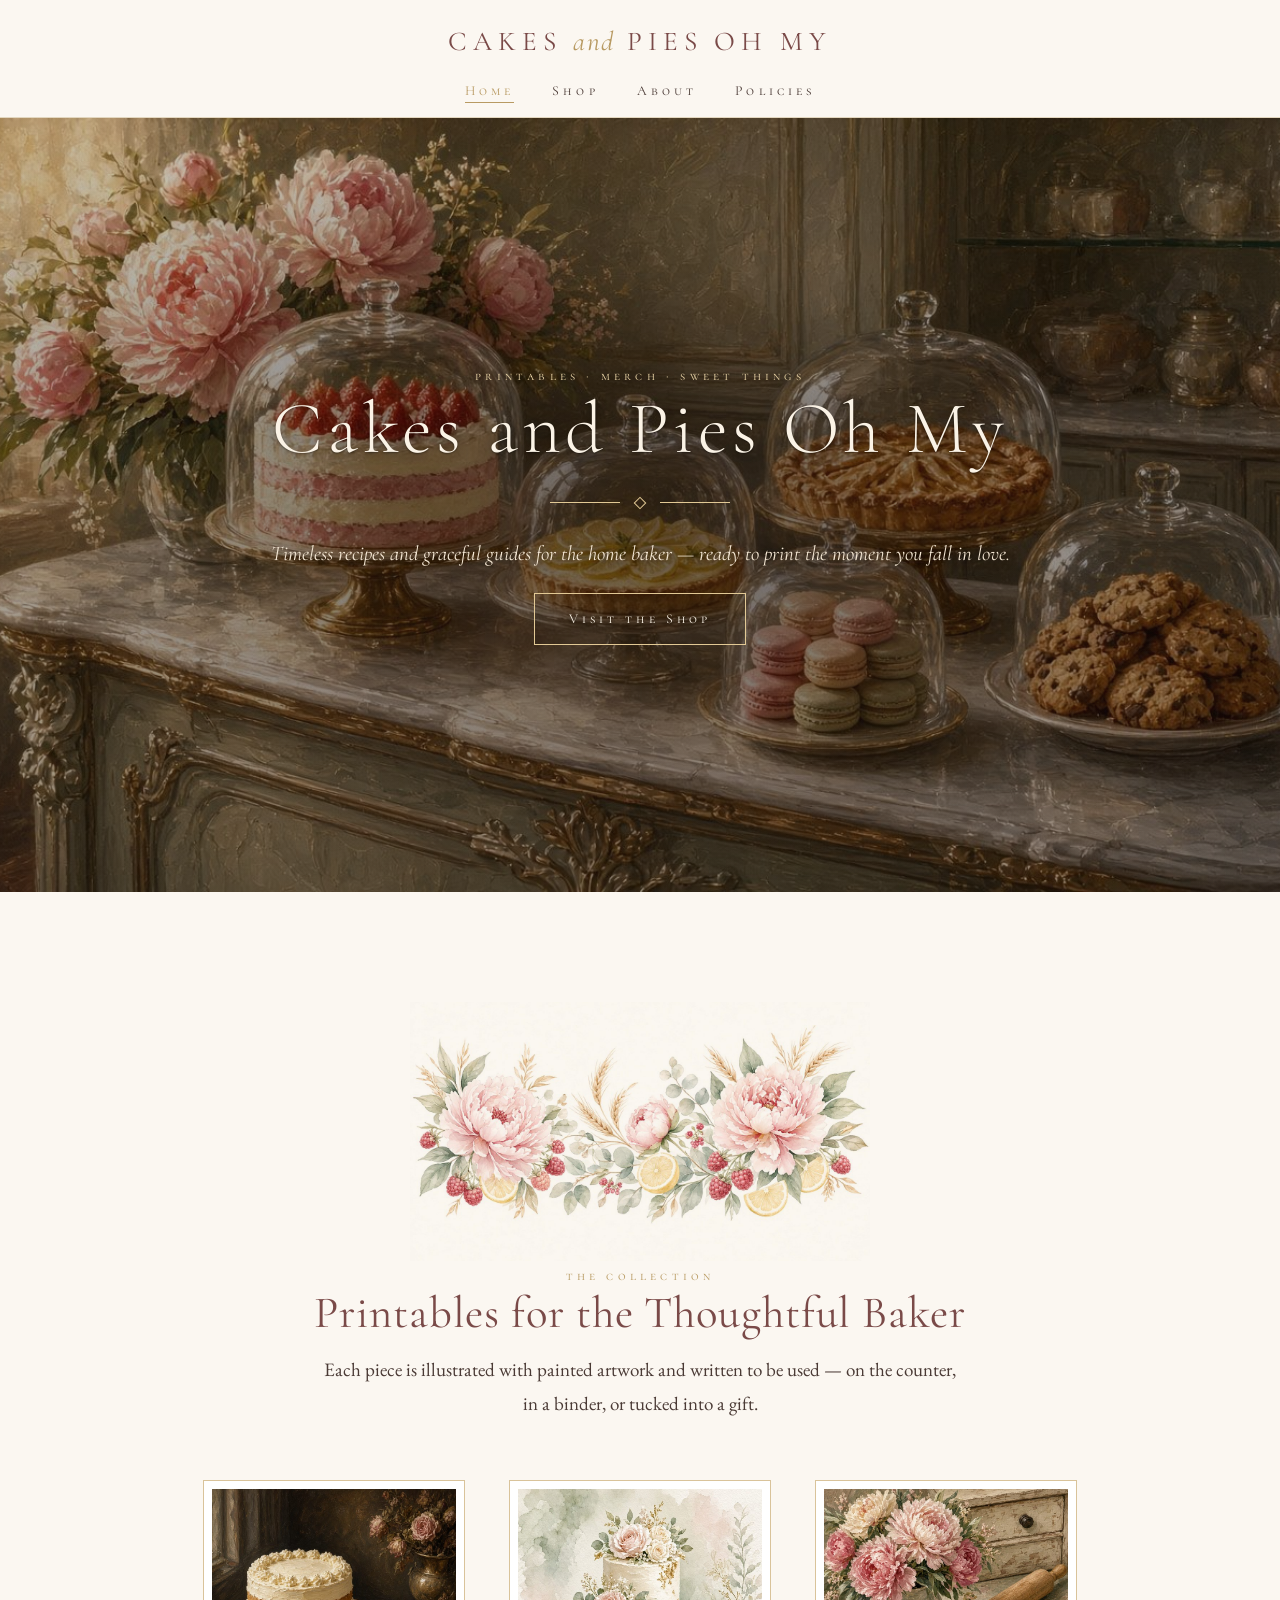
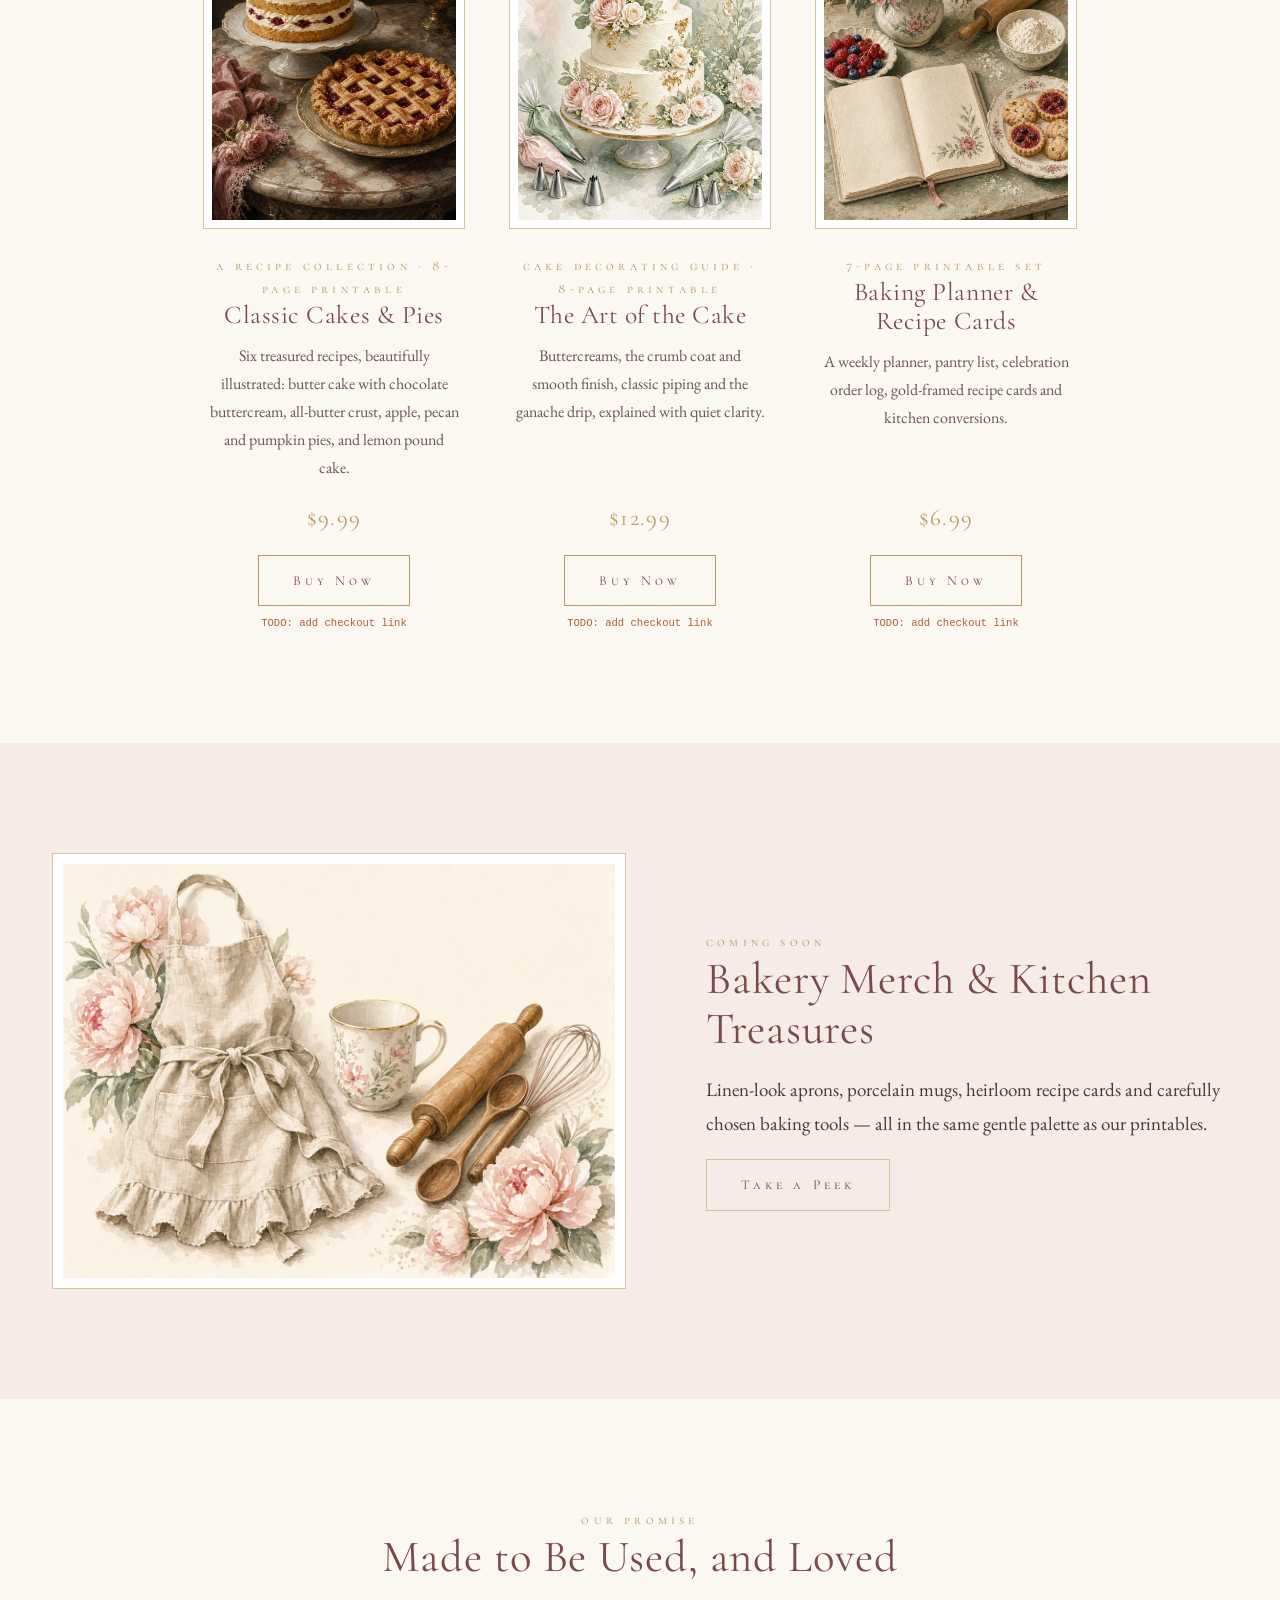
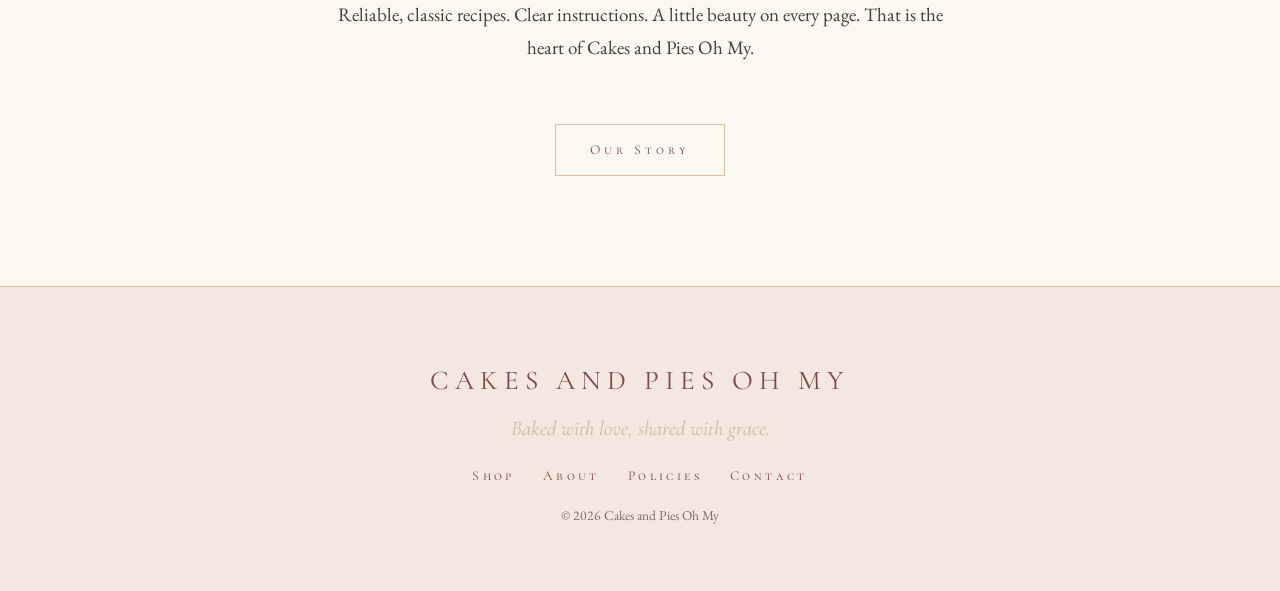
<file: index.html>
<!doctype html><html lang="en"><head><meta charset="utf-8"><meta name="viewport" content="width=device-width,initial-scale=1">
<title>Home · Cakes and Pies Oh My</title>
<!-- OG:BEGIN -->
<meta name="description" content="Bakery printables, painted greeting cards, ruffle aprons and cozy kitchen goods from Cakes and Pies Oh My.">
<meta property="og:type" content="website">
<meta property="og:title" content="Home · Cakes and Pies Oh My">
<meta property="og:description" content="Bakery printables, painted greeting cards, ruffle aprons and cozy kitchen goods from Cakes and Pies Oh My.">
<meta property="og:url" content="https://lulumoons.github.io/cakes-and-pies-oh-my/">
<meta property="og:image" content="https://lulumoons.github.io/cakes-and-pies-oh-my/img/og-banner.jpg">
<meta property="og:image:width" content="1200"><meta property="og:image:height" content="630">
<meta name="twitter:card" content="summary_large_image">
<meta name="twitter:title" content="Home · Cakes and Pies Oh My">
<meta name="twitter:description" content="Bakery printables, painted greeting cards, ruffle aprons and cozy kitchen goods from Cakes and Pies Oh My.">
<meta name="twitter:image" content="https://lulumoons.github.io/cakes-and-pies-oh-my/img/og-banner.jpg">
<!-- OG:END -->
<link rel="preconnect" href="https://fonts.googleapis.com"><link rel="preconnect" href="https://fonts.gstatic.com" crossorigin>
<link href="https://fonts.googleapis.com/css2?family=Cormorant+Garamond:ital,wght@0,400;0,600;1,400&family=Cormorant+SC:wght@500&family=EB+Garamond:wght@400;500&family=Playfair+Display&display=swap" rel="stylesheet">
<link rel="stylesheet" href="style.css"></head><body>
<header><div class="nav"><a class="brand" href="index.html">Cakes <em>and</em> Pies Oh My</a><ul><li><a href="index.html" class=on>Home</a></li><li><a href="shop.html">Shop</a></li><li><a href="about.html">About</a></li><li><a href="policies.html">Policies</a></li></ul></div></header><main><div class="hero"><div class="plate"><div class="sc">Printables · Merch · Sweet Things</div><h1>Cakes and Pies Oh My</h1><hr class="rule"><p class="it">Timeless recipes and graceful guides for the home baker — ready to print the moment you fall in love.</p><a class="btn" href="shop.html">Visit the Shop</a></div></div>
<section class="center"><img class="vig" src="img/vignette.jpg" alt=""><div class="sc">The Collection</div><h2>Printables for the Thoughtful Baker</h2><p class="lead">Each piece is illustrated with painted artwork and written to be used — on the counter, in a binder, or tucked into a gift.</p>
<div class="grid"><article class="card"><img src="img/recipes.jpg" alt="Classic Cakes &amp; Pies — painted cover" loading="lazy"><div class="body"><div class="sc">A Recipe Collection · 8-page printable</div><h3>Classic Cakes &amp; Pies</h3><p>Six treasured recipes, beautifully illustrated: butter cake with chocolate buttercream, all-butter crust, apple, pecan and pumpkin pies, and lemon pound cake.</p><div class="price">$9.99</div><a class="btn todo" href="#TODO-checkout-recipes" data-todo="Replace with Payhip/Gumroad checkout link">Buy Now</a><span class="todo-tag">TODO: add checkout link</span></div></article><article class="card"><img src="img/decorating.jpg" alt="The Art of the Cake — painted cover" loading="lazy"><div class="body"><div class="sc">Cake Decorating Guide · 8-page printable</div><h3>The Art of the Cake</h3><p>Buttercreams, the crumb coat and smooth finish, classic piping and the ganache drip, explained with quiet clarity.</p><div class="price">$12.99</div><a class="btn todo" href="#TODO-checkout-decorating" data-todo="Replace with Payhip/Gumroad checkout link">Buy Now</a><span class="todo-tag">TODO: add checkout link</span></div></article><article class="card"><img src="img/planner.jpg" alt="Baking Planner &amp; Recipe Cards — painted cover" loading="lazy"><div class="body"><div class="sc">7-page printable set</div><h3>Baking Planner &amp; Recipe Cards</h3><p>A weekly planner, pantry list, celebration order log, gold-framed recipe cards and kitchen conversions.</p><div class="price">$6.99</div><a class="btn todo" href="#TODO-checkout-planner" data-todo="Replace with Payhip/Gumroad checkout link">Buy Now</a><span class="todo-tag">TODO: add checkout link</span></div></article></div></section>
<section class="band"><div class="split"><img src="img/merch.jpg" alt="Painted apron, mug and baking tools"><div><div class="sc">Coming Soon</div><h2>Bakery Merch &amp; Kitchen Treasures</h2><p>Linen-look aprons, porcelain mugs, heirloom recipe cards and carefully chosen baking tools — all in the same gentle palette as our printables.</p><a class="btn ghost" href="shop.html#merch">Take a Peek</a></div></div></section>
<section class="center"><div class="sc">Our Promise</div><h2>Made to Be Used, and Loved</h2><p class="lead">Reliable, classic recipes. Clear instructions. A little beauty on every page. That is the heart of Cakes and Pies Oh My.</p><a class="btn ghost" href="about.html">Our Story</a></section></main><footer><span class="brand">Cakes and Pies Oh My</span><div class="it" style="color:#cdb8a3">Baked with love, shared with grace.</div><p><a href="shop.html">Shop</a><a href="about.html">About</a><a href="policies.html">Policies</a><a href="mailto:hello@example.com">Contact</a></p>
<!-- TODO: replace hello@example.com with the store email everywhere -->
<p style="font-size:.85rem;opacity:.7">© 2026 Cakes and Pies Oh My</p></footer></body></html>
</file>
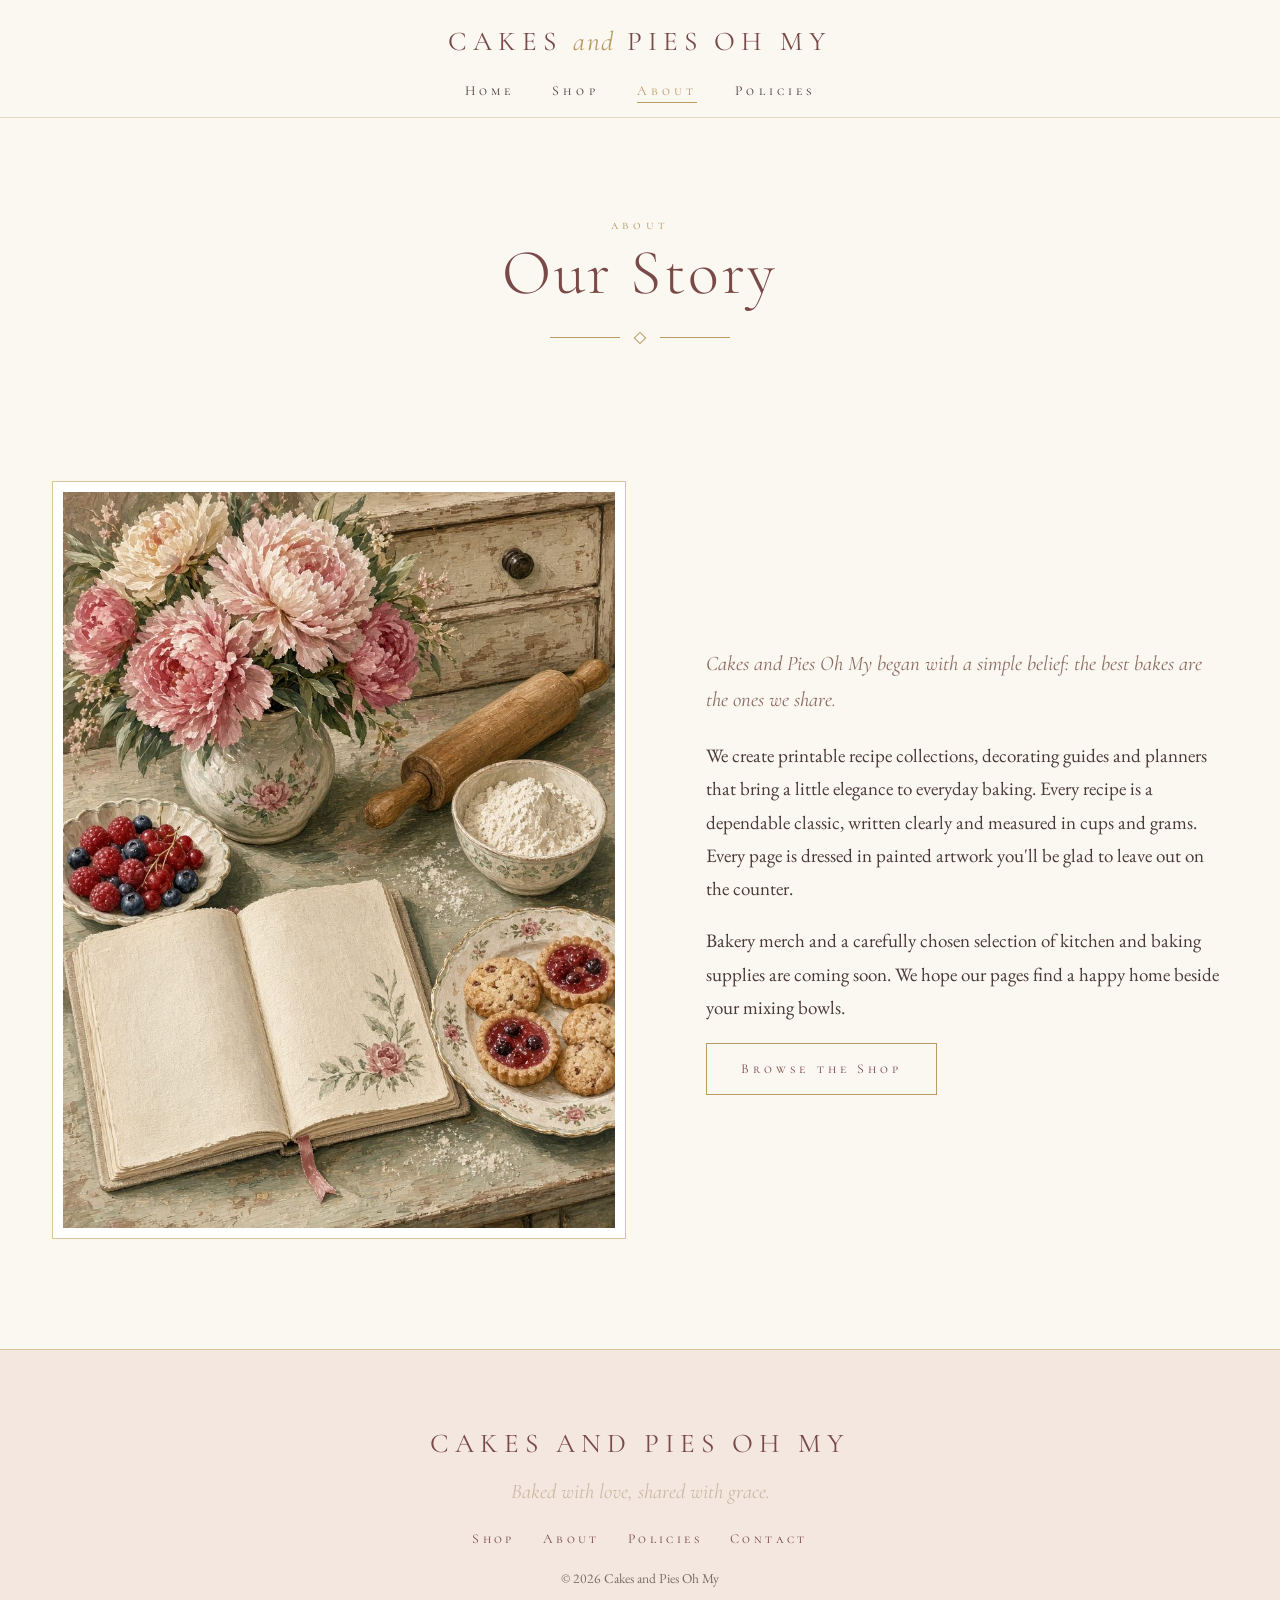
<file: about.html>
<!doctype html><html lang="en"><head><meta charset="utf-8"><meta name="viewport" content="width=device-width,initial-scale=1">
<title>About · Cakes and Pies Oh My</title>
<!-- OG:BEGIN -->
<meta name="description" content="Bakery printables, painted greeting cards, ruffle aprons and cozy kitchen goods from Cakes and Pies Oh My.">
<meta property="og:type" content="website">
<meta property="og:title" content="About · Cakes and Pies Oh My">
<meta property="og:description" content="Bakery printables, painted greeting cards, ruffle aprons and cozy kitchen goods from Cakes and Pies Oh My.">
<meta property="og:url" content="https://lulumoons.github.io/cakes-and-pies-oh-my/about.html">
<meta property="og:image" content="https://lulumoons.github.io/cakes-and-pies-oh-my/img/og-banner.jpg">
<meta property="og:image:width" content="1200"><meta property="og:image:height" content="630">
<meta name="twitter:card" content="summary_large_image">
<meta name="twitter:title" content="About · Cakes and Pies Oh My">
<meta name="twitter:description" content="Bakery printables, painted greeting cards, ruffle aprons and cozy kitchen goods from Cakes and Pies Oh My.">
<meta name="twitter:image" content="https://lulumoons.github.io/cakes-and-pies-oh-my/img/og-banner.jpg">
<!-- OG:END -->
<link rel="preconnect" href="https://fonts.googleapis.com"><link rel="preconnect" href="https://fonts.gstatic.com" crossorigin>
<link href="https://fonts.googleapis.com/css2?family=Cormorant+Garamond:ital,wght@0,400;0,600;1,400&family=Cormorant+SC:wght@500&family=EB+Garamond:wght@400;500&family=Playfair+Display&display=swap" rel="stylesheet">
<link rel="stylesheet" href="style.css"></head><body>
<header><div class="nav"><a class="brand" href="index.html">Cakes <em>and</em> Pies Oh My</a><ul><li><a href="index.html">Home</a></li><li><a href="shop.html">Shop</a></li><li><a href="about.html" class=on>About</a></li><li><a href="policies.html">Policies</a></li></ul></div></header><main><div class="pagehead"><div class="sc">About</div><h1>Our Story</h1><hr class="rule"></div>
<section class="split"><img src="img/planner.jpg" alt="Painted baker's desk with recipe journal"><div><p class="it">Cakes and Pies Oh My began with a simple belief: the best bakes are the ones we share.</p><p>We create printable recipe collections, decorating guides and planners that bring a little elegance to everyday baking. Every recipe is a dependable classic, written clearly and measured in cups and grams. Every page is dressed in painted artwork you'll be glad to leave out on the counter.</p><p>Bakery merch and a carefully chosen selection of kitchen and baking supplies are coming soon. We hope our pages find a happy home beside your mixing bowls.</p><a class="btn" href="shop.html">Browse the Shop</a></div></section></main><footer><span class="brand">Cakes and Pies Oh My</span><div class="it" style="color:#cdb8a3">Baked with love, shared with grace.</div><p><a href="shop.html">Shop</a><a href="about.html">About</a><a href="policies.html">Policies</a><a href="mailto:hello@example.com">Contact</a></p>
<!-- TODO: replace hello@example.com with the store email everywhere -->
<p style="font-size:.85rem;opacity:.7">© 2026 Cakes and Pies Oh My</p></footer></body></html>
</file>
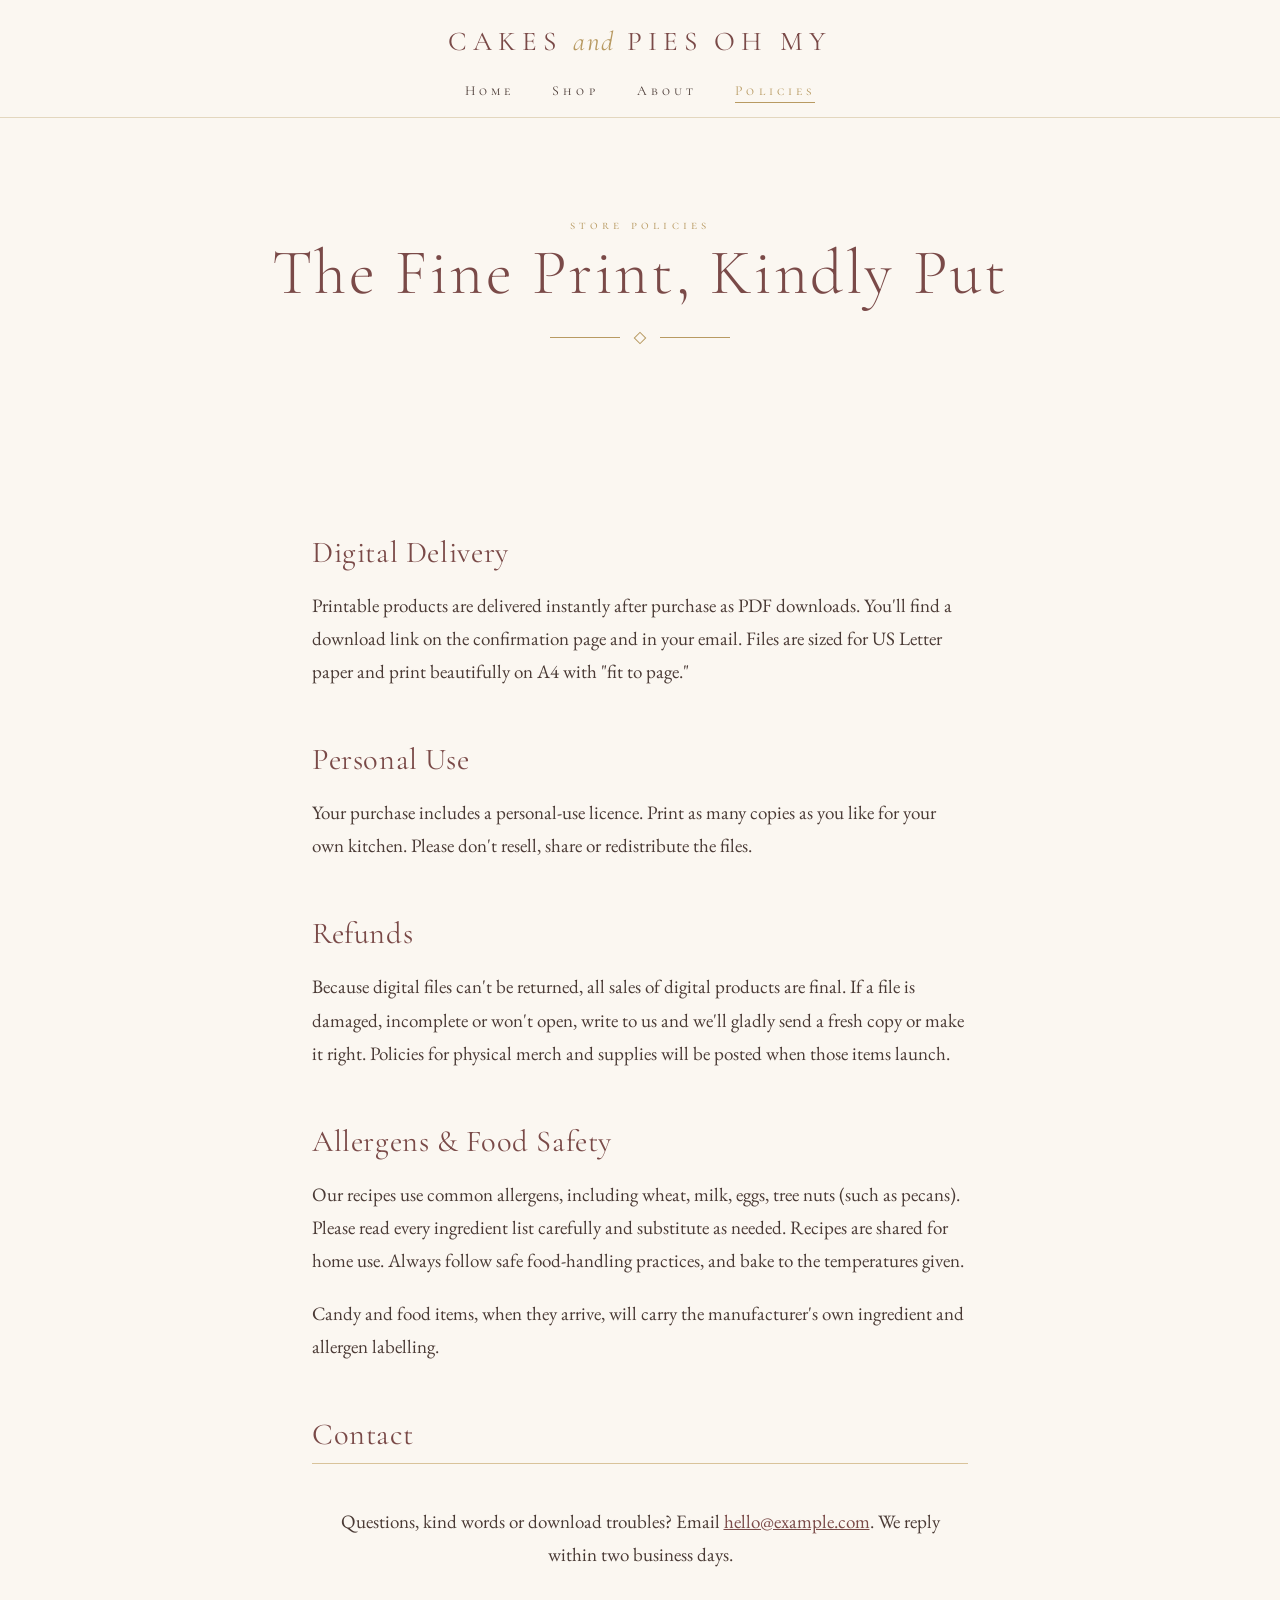
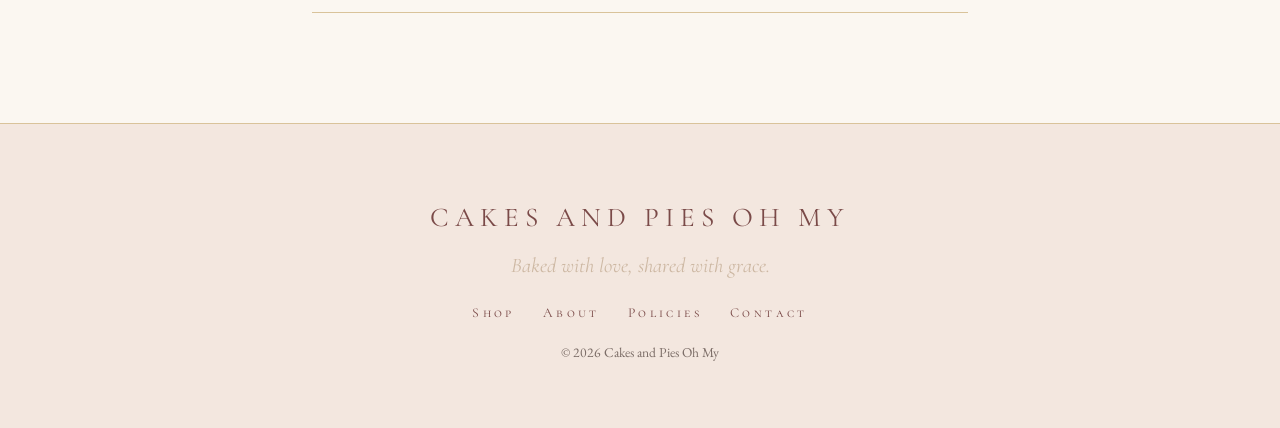
<file: policies.html>
<!doctype html><html lang="en"><head><meta charset="utf-8"><meta name="viewport" content="width=device-width,initial-scale=1">
<title>Policies · Cakes and Pies Oh My</title>
<!-- OG:BEGIN -->
<meta name="description" content="Bakery printables, painted greeting cards, ruffle aprons and cozy kitchen goods from Cakes and Pies Oh My.">
<meta property="og:type" content="website">
<meta property="og:title" content="Policies · Cakes and Pies Oh My">
<meta property="og:description" content="Bakery printables, painted greeting cards, ruffle aprons and cozy kitchen goods from Cakes and Pies Oh My.">
<meta property="og:url" content="https://lulumoons.github.io/cakes-and-pies-oh-my/policies.html">
<meta property="og:image" content="https://lulumoons.github.io/cakes-and-pies-oh-my/img/og-banner.jpg">
<meta property="og:image:width" content="1200"><meta property="og:image:height" content="630">
<meta name="twitter:card" content="summary_large_image">
<meta name="twitter:title" content="Policies · Cakes and Pies Oh My">
<meta name="twitter:description" content="Bakery printables, painted greeting cards, ruffle aprons and cozy kitchen goods from Cakes and Pies Oh My.">
<meta name="twitter:image" content="https://lulumoons.github.io/cakes-and-pies-oh-my/img/og-banner.jpg">
<!-- OG:END -->
<link rel="preconnect" href="https://fonts.googleapis.com"><link rel="preconnect" href="https://fonts.gstatic.com" crossorigin>
<link href="https://fonts.googleapis.com/css2?family=Cormorant+Garamond:ital,wght@0,400;0,600;1,400&family=Cormorant+SC:wght@500&family=EB+Garamond:wght@400;500&family=Playfair+Display&display=swap" rel="stylesheet">
<link rel="stylesheet" href="style.css"></head><body>
<header><div class="nav"><a class="brand" href="index.html">Cakes <em>and</em> Pies Oh My</a><ul><li><a href="index.html">Home</a></li><li><a href="shop.html">Shop</a></li><li><a href="about.html">About</a></li><li><a href="policies.html" class=on>Policies</a></li></ul></div></header><main><div class="pagehead"><div class="sc">Store Policies</div><h1>The Fine Print, Kindly Put</h1><hr class="rule"></div>
<section class="prose"><h2>Digital Delivery</h2><p>Printable products are delivered instantly after purchase as PDF downloads. You'll find a download link on the confirmation page and in your email. Files are sized for US Letter paper and print beautifully on A4 with "fit to page."</p>
<h2>Personal Use</h2><p>Your purchase includes a personal-use licence. Print as many copies as you like for your own kitchen. Please don't resell, share or redistribute the files.</p>
<h2>Refunds</h2><p>Because digital files can't be returned, all sales of digital products are final. If a file is damaged, incomplete or won't open, write to us and we'll gladly send a fresh copy or make it right. Policies for physical merch and supplies will be posted when those items launch.</p>
<h2>Allergens &amp; Food Safety</h2><p>Our recipes use common allergens, including wheat, milk, eggs, tree nuts (such as pecans). Please read every ingredient list carefully and substitute as needed. Recipes are shared for home use. Always follow safe food-handling practices, and bake to the temperatures given.</p><p>Candy and food items, when they arrive, will carry the manufacturer's own ingredient and allergen labelling.</p>
<h2>Contact</h2><div class="box"><p>Questions, kind words or download troubles? Email <a href="mailto:hello@example.com">hello@example.com</a>. <!-- TODO: replace with store email --> We reply within two business days.</p></div></section></main><footer><span class="brand">Cakes and Pies Oh My</span><div class="it" style="color:#cdb8a3">Baked with love, shared with grace.</div><p><a href="shop.html">Shop</a><a href="about.html">About</a><a href="policies.html">Policies</a><a href="mailto:hello@example.com">Contact</a></p>
<!-- TODO: replace hello@example.com with the store email everywhere -->
<p style="font-size:.85rem;opacity:.7">© 2026 Cakes and Pies Oh My</p></footer></body></html>
</file>
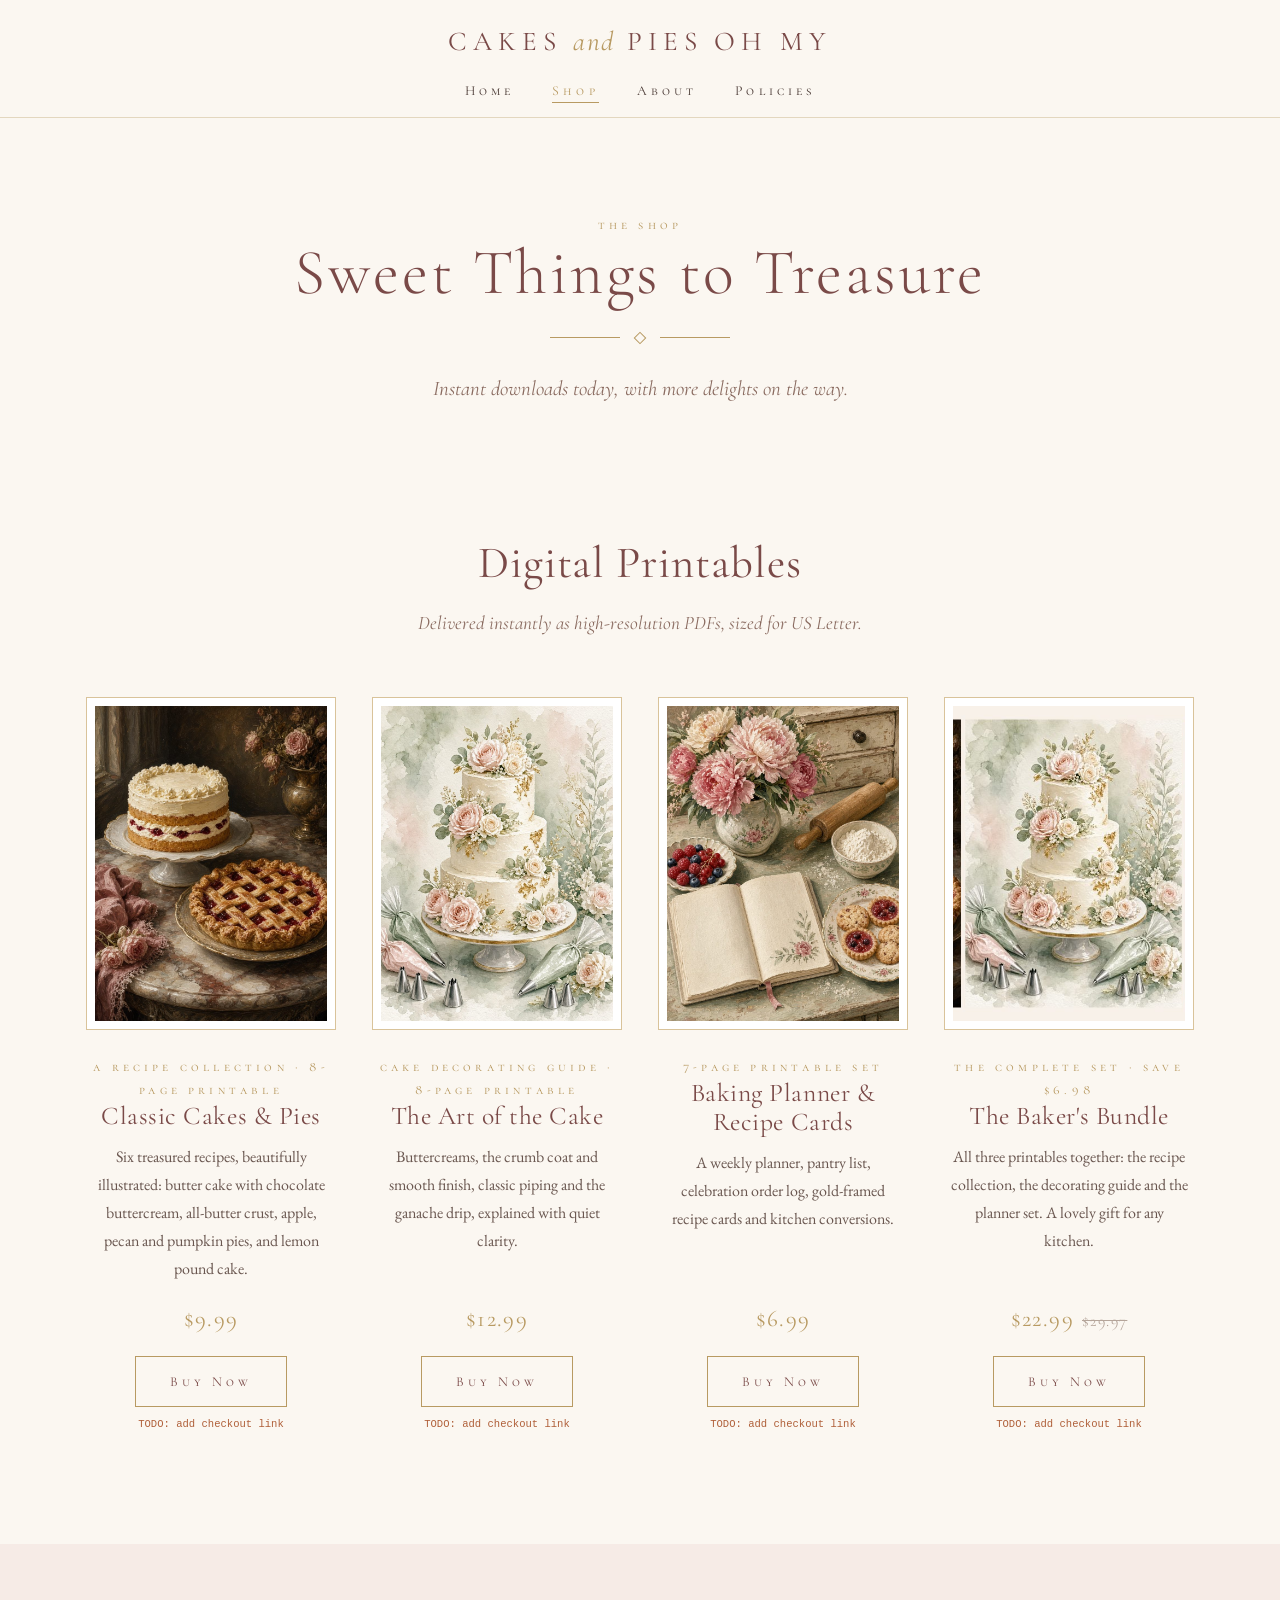
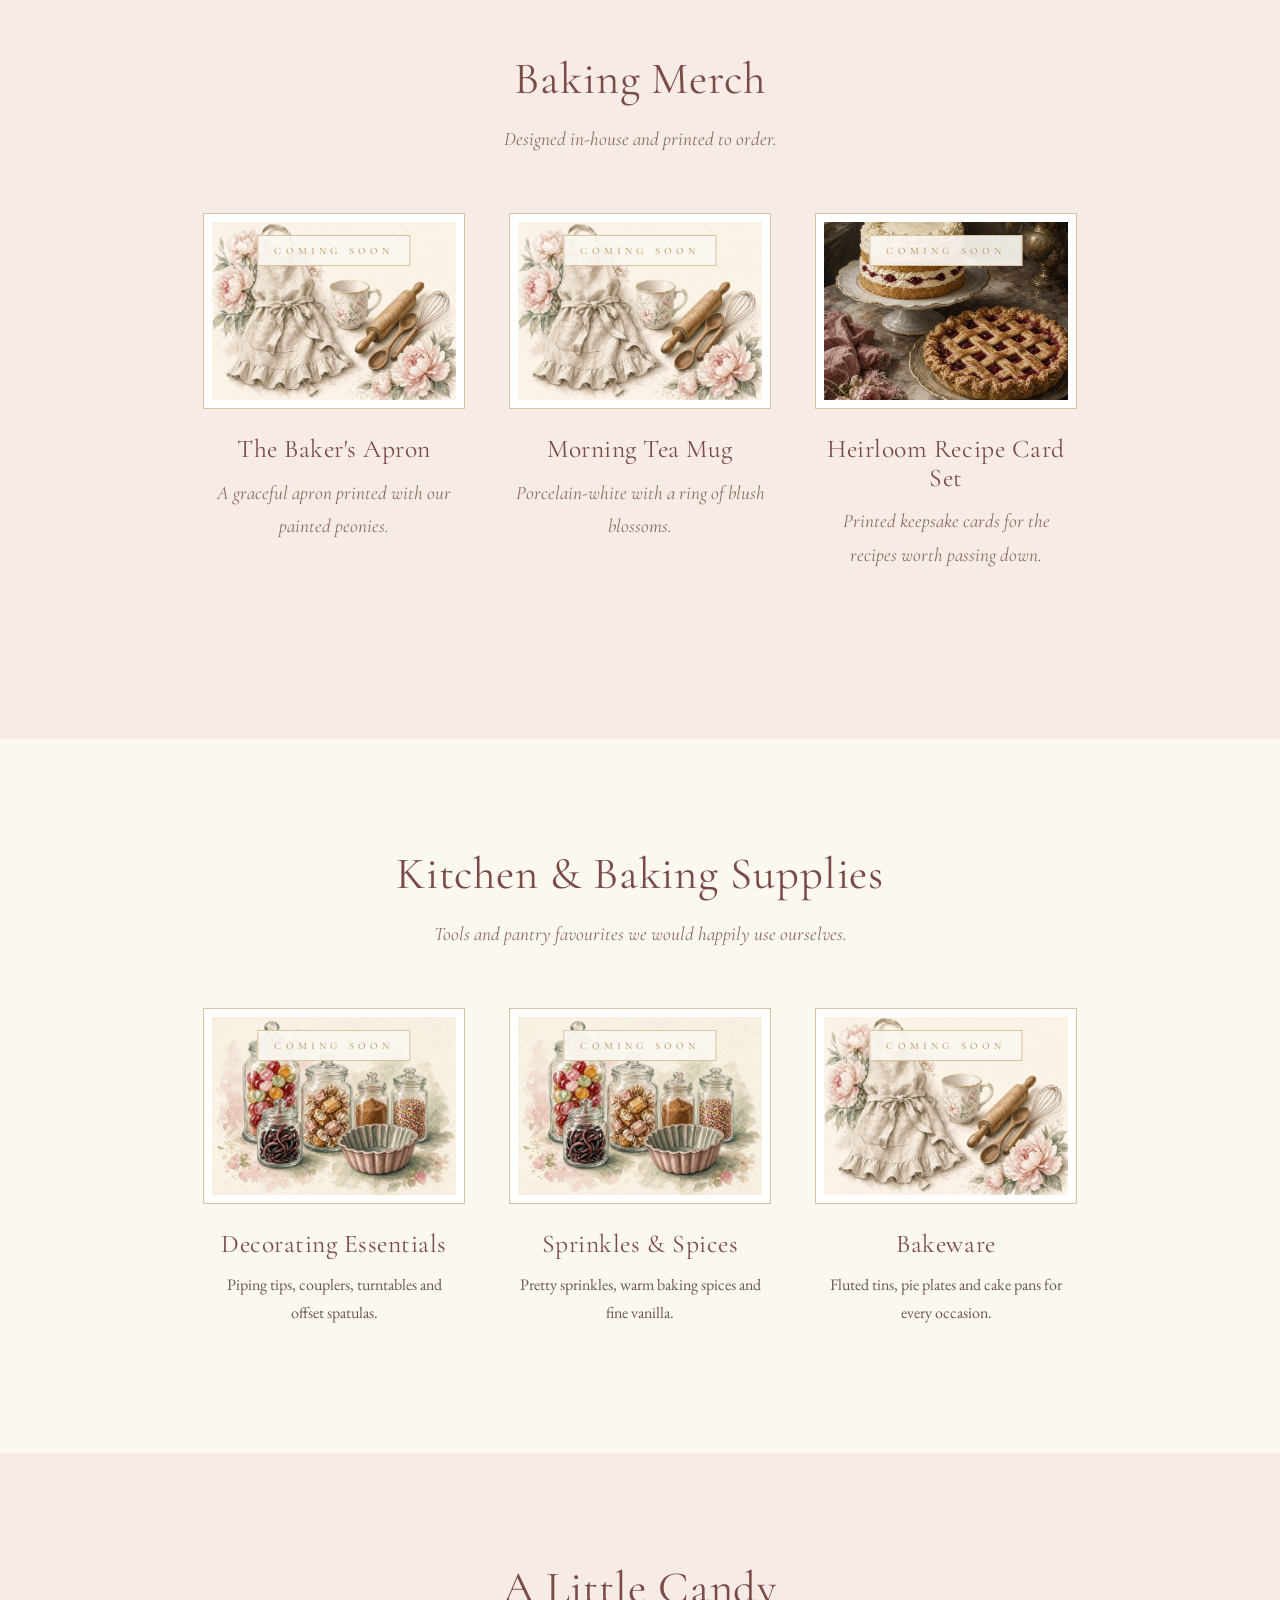
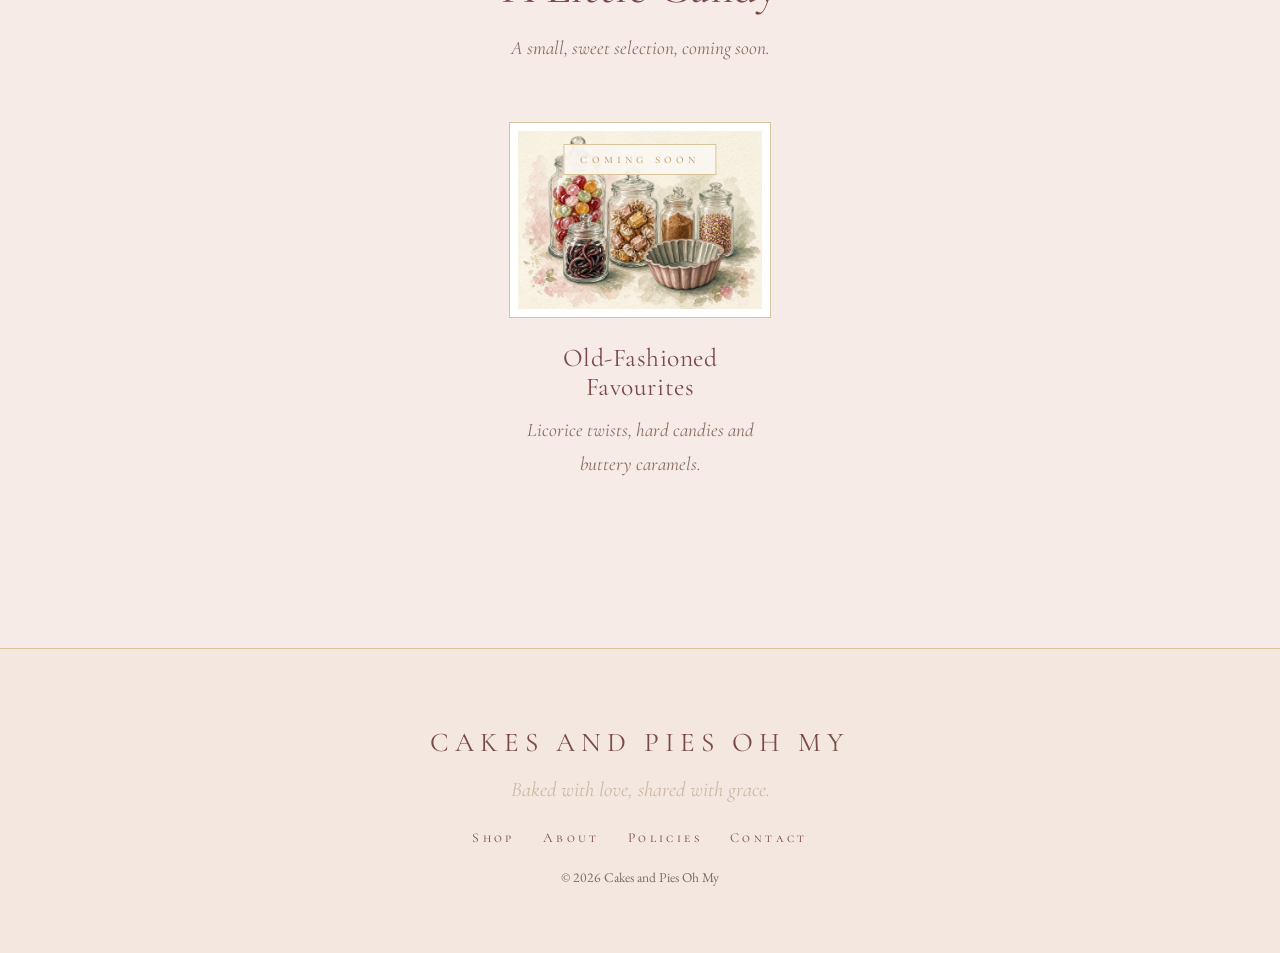
<file: shop.html>
<!doctype html><html lang="en"><head><meta charset="utf-8"><meta name="viewport" content="width=device-width,initial-scale=1">
<title>Shop · Cakes and Pies Oh My</title>
<!-- OG:BEGIN -->
<meta name="description" content="Bakery printables, painted greeting cards, ruffle aprons and cozy kitchen goods from Cakes and Pies Oh My.">
<meta property="og:type" content="website">
<meta property="og:title" content="Shop · Cakes and Pies Oh My">
<meta property="og:description" content="Bakery printables, painted greeting cards, ruffle aprons and cozy kitchen goods from Cakes and Pies Oh My.">
<meta property="og:url" content="https://lulumoons.github.io/cakes-and-pies-oh-my/shop.html">
<meta property="og:image" content="https://lulumoons.github.io/cakes-and-pies-oh-my/img/og-banner.jpg">
<meta property="og:image:width" content="1200"><meta property="og:image:height" content="630">
<meta name="twitter:card" content="summary_large_image">
<meta name="twitter:title" content="Shop · Cakes and Pies Oh My">
<meta name="twitter:description" content="Bakery printables, painted greeting cards, ruffle aprons and cozy kitchen goods from Cakes and Pies Oh My.">
<meta name="twitter:image" content="https://lulumoons.github.io/cakes-and-pies-oh-my/img/og-banner.jpg">
<!-- OG:END -->
<link rel="preconnect" href="https://fonts.googleapis.com"><link rel="preconnect" href="https://fonts.gstatic.com" crossorigin>
<link href="https://fonts.googleapis.com/css2?family=Cormorant+Garamond:ital,wght@0,400;0,600;1,400&family=Cormorant+SC:wght@500&family=EB+Garamond:wght@400;500&family=Playfair+Display&display=swap" rel="stylesheet">
<link rel="stylesheet" href="style.css"></head><body>
<header><div class="nav"><a class="brand" href="index.html">Cakes <em>and</em> Pies Oh My</a><ul><li><a href="index.html">Home</a></li><li><a href="shop.html" class=on>Shop</a></li><li><a href="about.html">About</a></li><li><a href="policies.html">Policies</a></li></ul></div></header><main><div class="pagehead"><div class="sc">The Shop</div><h1>Sweet Things to Treasure</h1><hr class="rule"><p class="it">Instant downloads today, with more delights on the way.</p></div>
<section id="printables"><h2>Digital Printables</h2><p>Delivered instantly as high-resolution PDFs, sized for US Letter.</p><div class="grid"><article class="card"><img src="img/recipes.jpg" alt="Classic Cakes &amp; Pies — painted cover" loading="lazy"><div class="body"><div class="sc">A Recipe Collection · 8-page printable</div><h3>Classic Cakes &amp; Pies</h3><p>Six treasured recipes, beautifully illustrated: butter cake with chocolate buttercream, all-butter crust, apple, pecan and pumpkin pies, and lemon pound cake.</p><div class="price">$9.99</div><a class="btn todo" href="#TODO-checkout-recipes" data-todo="Replace with Payhip/Gumroad checkout link">Buy Now</a><span class="todo-tag">TODO: add checkout link</span></div></article><article class="card"><img src="img/decorating.jpg" alt="The Art of the Cake — painted cover" loading="lazy"><div class="body"><div class="sc">Cake Decorating Guide · 8-page printable</div><h3>The Art of the Cake</h3><p>Buttercreams, the crumb coat and smooth finish, classic piping and the ganache drip, explained with quiet clarity.</p><div class="price">$12.99</div><a class="btn todo" href="#TODO-checkout-decorating" data-todo="Replace with Payhip/Gumroad checkout link">Buy Now</a><span class="todo-tag">TODO: add checkout link</span></div></article><article class="card"><img src="img/planner.jpg" alt="Baking Planner &amp; Recipe Cards — painted cover" loading="lazy"><div class="body"><div class="sc">7-page printable set</div><h3>Baking Planner &amp; Recipe Cards</h3><p>A weekly planner, pantry list, celebration order log, gold-framed recipe cards and kitchen conversions.</p><div class="price">$6.99</div><a class="btn todo" href="#TODO-checkout-planner" data-todo="Replace with Payhip/Gumroad checkout link">Buy Now</a><span class="todo-tag">TODO: add checkout link</span></div></article><article class="card"><img src="img/bundle.jpg" style="object-position:center" alt="All three printables" loading="lazy"><div class="body"><div class="sc">The Complete Set · Save $6.98</div><h3>The Baker's Bundle</h3><p>All three printables together: the recipe collection, the decorating guide and the planner set. A lovely gift for any kitchen.</p><div class="price">$22.99<s>$29.97</s></div><a class="btn todo" href="#TODO-checkout-bundle" data-todo="Replace with Payhip/Gumroad checkout link">Buy Now</a><span class="todo-tag">TODO: add checkout link</span></div></article></div></section>
<section id="merch" class="band"><div><h2>Baking Merch</h2><p>Designed in-house and printed to order.</p><div class="grid"><article class="card soon wide"><img src="img/merch.jpg" alt="The Baker's Apron" loading="lazy"><span class="ribbon sc">Coming Soon</span><div class="body"><h3>The Baker's Apron</h3><p>A graceful apron printed with our painted peonies.</p></div></article><article class="card soon wide"><img src="img/merch.jpg" alt="Morning Tea Mug" loading="lazy"><span class="ribbon sc">Coming Soon</span><div class="body"><h3>Morning Tea Mug</h3><p>Porcelain-white with a ring of blush blossoms.</p></div></article><article class="card soon wide"><img src="img/recipes.jpg" alt="Heirloom Recipe Card Set" loading="lazy"><span class="ribbon sc">Coming Soon</span><div class="body"><h3>Heirloom Recipe Card Set</h3><p>Printed keepsake cards for the recipes worth passing down.</p></div></article></div></div></section>
<section id="supplies"><h2>Kitchen &amp; Baking Supplies</h2><p>Tools and pantry favourites we would happily use ourselves.</p><div class="grid"><article class="card soon wide"><img src="img/candy.jpg" alt="Decorating Essentials" loading="lazy"><span class="ribbon sc">Coming Soon</span><div class="body"><h3>Decorating Essentials</h3><p>Piping tips, couplers, turntables and offset spatulas.</p></div></article><article class="card soon wide"><img src="img/candy.jpg" alt="Sprinkles &amp; Spices" loading="lazy"><span class="ribbon sc">Coming Soon</span><div class="body"><h3>Sprinkles &amp; Spices</h3><p>Pretty sprinkles, warm baking spices and fine vanilla.</p></div></article><article class="card soon wide"><img src="img/merch.jpg" alt="Bakeware" loading="lazy"><span class="ribbon sc">Coming Soon</span><div class="body"><h3>Bakeware</h3><p>Fluted tins, pie plates and cake pans for every occasion.</p></div></article></div></section>
<!-- CANDY SECTION START: delete from here to CANDY SECTION END to remove candy (also delete the 'Candy' link below the hero if added) -->
<section id="candy" class="band"><div><h2>A Little Candy</h2><p>A small, sweet selection, coming soon.</p><div class="grid"><article class="card soon wide"><img src="img/candy.jpg" alt="Old-Fashioned Favourites" loading="lazy"><span class="ribbon sc">Coming Soon</span><div class="body"><h3>Old-Fashioned Favourites</h3><p>Licorice twists, hard candies and buttery caramels.</p></div></article></div></div></section>
<!-- CANDY SECTION END --></main><footer><span class="brand">Cakes and Pies Oh My</span><div class="it" style="color:#cdb8a3">Baked with love, shared with grace.</div><p><a href="shop.html">Shop</a><a href="about.html">About</a><a href="policies.html">Policies</a><a href="mailto:hello@example.com">Contact</a></p>
<!-- TODO: replace hello@example.com with the store email everywhere -->
<p style="font-size:.85rem;opacity:.7">© 2026 Cakes and Pies Oh My</p></footer></body></html>
</file>
<file: style.css>
:root{--rose:#7a4a48;--gold:#b89a62;--gold-l:#d9c39a;--cream:#fbf7f1;--ink:#4a3a35;--blush:#f6ebe6}
*{box-sizing:border-box}html{scroll-behavior:smooth}
body{margin:0;background:var(--cream);color:var(--ink);font-family:'EB Garamond',Georgia,serif;font-size:19px;line-height:1.75;font-weight:400}
img{max-width:100%;display:block}
h1,h2,h3{font-family:'Cormorant Garamond','Playfair Display',serif;font-weight:400;color:var(--rose);line-height:1.12;margin:0 0 .35em;letter-spacing:.02em}
h2{font-size:clamp(2rem,3.6vw,2.8rem)}
.sc{font-family:'Cormorant SC',serif;letter-spacing:.32em;color:var(--gold);font-size:.82rem;text-transform:lowercase}
.it{font-family:'Cormorant Garamond',serif;font-style:italic;font-size:1.3rem;color:#8a6b60;font-weight:400}
a{color:var(--rose)}
header{position:sticky;top:0;z-index:10;background:rgba(251,247,241,.96);backdrop-filter:blur(8px);border-bottom:1px solid rgba(184,154,98,.35)}
.nav{max-width:1240px;margin:auto;display:flex;flex-direction:column;align-items:center;padding:18px 24px 12px;gap:6px}
.brand{font-family:'Cormorant Garamond',serif;font-size:1.7rem;letter-spacing:.22em;text-transform:uppercase;color:var(--rose);text-decoration:none;white-space:nowrap;font-weight:400}
.brand em{font-style:italic;text-transform:lowercase;letter-spacing:.05em;color:var(--gold)}
.nav ul{list-style:none;margin:0;padding:0;display:flex;gap:38px;flex-wrap:wrap;justify-content:center}
.nav ul a{text-decoration:none;font-family:'Cormorant SC',serif;letter-spacing:.3em;color:var(--ink);font-size:.86rem;padding-bottom:3px;border-bottom:1px solid transparent}
.nav ul a:hover,.nav ul a.on{color:var(--gold);border-bottom-color:var(--gold)}
.hero{position:relative;min-height:min(86vh,820px);display:flex;align-items:center;justify-content:center;background:#3a2a22 url(img/hero.jpg) center 40%/cover}
.hero:after{content:"";position:absolute;inset:0;background:radial-gradient(ellipse at center,rgba(251,247,241,.0) 0%,rgba(40,25,20,.15) 55%,rgba(30,18,14,.5) 100%),linear-gradient(180deg,rgba(30,18,14,.1),rgba(30,18,14,.35))}
.plate{position:relative;z-index:1;text-align:center;max-width:720px;padding:50px 56px;background:rgba(251,247,241,.82);backdrop-filter:blur(2px);margin:0 20px}
.plate:before,.plate:after{content:"";position:absolute;inset:10px;border:1px solid var(--gold-l);pointer-events:none}
.plate:after{inset:14px;border-color:rgba(184,154,98,.35)}
.plate h1{font-size:clamp(2.6rem,6vw,4.6rem);letter-spacing:.06em;font-weight:300}
.btn{display:inline-block;background:transparent;color:var(--rose);text-decoration:none;font-family:'Cormorant SC',serif;letter-spacing:.3em;font-size:.85rem;padding:13px 34px;border:1px solid var(--gold);transition:.35s}
.btn:hover{background:var(--rose);border-color:var(--rose);color:var(--cream)}
.btn.ghost{border-color:var(--gold-l)}
.todo-tag{display:block;font-family:monospace;font-size:.66rem;letter-spacing:0;color:#b0603a;margin-top:8px}
section{max-width:1240px;margin:auto;padding:110px 32px}
.center{text-align:center}.lead{max-width:640px;margin:0 auto 60px}
.rule{border:0;height:14px;width:180px;margin:18px auto 26px;background:linear-gradient(var(--gold),var(--gold)) left center/70px 1px no-repeat,linear-gradient(var(--gold),var(--gold)) right center/70px 1px no-repeat;position:relative}
.rule:after{content:"";position:absolute;left:50%;top:50%;width:7px;height:7px;border:1px solid var(--gold);transform:translate(-50%,-50%) rotate(45deg)}
.vig{max-width:460px;margin:0 auto 4px;mix-blend-mode:multiply;opacity:.9}
.grid{display:grid;grid-template-columns:repeat(auto-fit,minmax(220px,262px));justify-content:center;gap:64px 44px}
.card{display:flex;flex-direction:column;text-align:center;background:none;border:0}
.card img{aspect-ratio:3/4;object-fit:cover;width:100%;padding:8px;border:1px solid var(--gold-l);background:#fff;transition:transform .6s ease}
.card:hover img{transform:scale(1.015)}
.card.wide img{aspect-ratio:4/3}
.card .body{padding:26px 6px 0;display:flex;flex-direction:column;flex:1;align-items:center}
.card h3{font-size:1.6rem}.card p{font-size:1rem;margin:.2em 0 1em;flex:1;color:#6a5750;max-width:34ch}
.price{font-family:'Cormorant Garamond',serif;font-size:1.45rem;color:var(--gold);margin-bottom:16px;letter-spacing:.06em}
.price s{color:#b5a59a;font-size:1rem;margin-left:8px}
.soon{position:relative}.soon .ribbon{position:absolute;top:22px;left:50%;transform:translateX(-50%);background:rgba(251,247,241,.92);border:1px solid var(--gold-l);padding:3px 16px;white-space:nowrap}
.soon img{filter:saturate(.85)}
.split{display:grid;grid-template-columns:1.1fr 1fr;gap:80px;align-items:center}
.split img{padding:10px;border:1px solid var(--gold-l);background:#fff}
.band{background:var(--blush);max-width:none}.band>div{max-width:1240px;margin:auto;padding:0 32px}
section.band{padding-left:0;padding-right:0}
#printables>h2,#merch h2,#supplies>h2,#candy h2{text-align:center}
#printables>p,#merch p:first-of-type,#supplies>p,#candy p:first-of-type{text-align:center;font-style:italic;font-family:'Cormorant Garamond',serif;font-size:1.2rem;color:#8a6b60;margin-bottom:56px}
.pagehead{padding:96px 24px 0;text-align:center}
.pagehead h1{font-size:clamp(2.6rem,5vw,4rem);font-weight:300;letter-spacing:.04em}
.prose{max-width:720px;margin:auto}.prose h2{font-size:1.9rem;margin-top:1.8em}
.prose .box{border-top:1px solid var(--gold-l);border-bottom:1px solid var(--gold-l);padding:22px 4px;text-align:center}
footer{background:#f3e7df;color:var(--ink);text-align:center;padding:70px 24px 50px;font-size:.95rem;border-top:1px solid var(--gold-l)}
footer a{color:var(--rose);text-decoration:none;margin:0 14px;font-family:'Cormorant SC',serif;letter-spacing:.25em;font-size:.85rem}
footer .brand{display:block;margin-bottom:6px}
@media(max-width:760px){body{font-size:17px}.split{grid-template-columns:1fr;gap:36px}.nav ul{gap:18px}.brand{font-size:1.25rem;letter-spacing:.14em}section{padding:70px 22px}.band>div{padding:0 22px}.hero{min-height:560px}.plate{padding:36px 26px}.grid{gap:56px}}
@media(max-width:760px){.grid{grid-template-columns:minmax(0,340px)}.hero{align-items:flex-end;padding-bottom:30px}.plate{background:rgba(251,247,241,.88)}}
@media(min-width:1000px){#printables .grid{grid-template-columns:repeat(4,minmax(0,250px));gap:56px 36px}}
/* Hero: text directly on painting, no panel */
.hero:after{background:radial-gradient(ellipse 60% 55% at 50% 52%,rgba(25,14,10,.55) 0%,rgba(25,14,10,.28) 55%,rgba(25,14,10,.12) 100%),linear-gradient(180deg,rgba(25,14,10,.15),rgba(25,14,10,.35))}
.hero .plate{background:none;backdrop-filter:none;border:0;padding:20px}
.hero .plate:before,.hero .plate:after{display:none}
.hero .plate h1{color:#fbf3e6;text-shadow:0 2px 18px rgba(0,0,0,.55),0 1px 2px rgba(0,0,0,.4)}
.hero .plate .sc{color:#e8d3a6;text-shadow:0 1px 6px rgba(0,0,0,.6)}
.hero .plate .it{color:#f3e6d3;text-shadow:0 1px 10px rgba(0,0,0,.65)}
.hero .rule{background:linear-gradient(#e2c995,#e2c995) left center/70px 1px no-repeat,linear-gradient(#e2c995,#e2c995) right center/70px 1px no-repeat}
.hero .rule:after{border-color:#e2c995}
.hero .btn{color:#fbf3e6;border-color:#e2c995;text-shadow:0 1px 4px rgba(0,0,0,.5);background:rgba(25,14,10,.15)}
.hero .btn:hover{background:#fbf3e6;color:var(--rose);text-shadow:none}
@media(max-width:760px){.hero{align-items:center;padding-bottom:0}.hero .plate{background:none}}
.hero .plate{max-width:980px}
@media(min-width:761px){.hero .plate h1{white-space:nowrap}}
@media(max-width:760px){.hero .plate .sc{letter-spacing:.18em;font-size:.72rem}}
</file>
